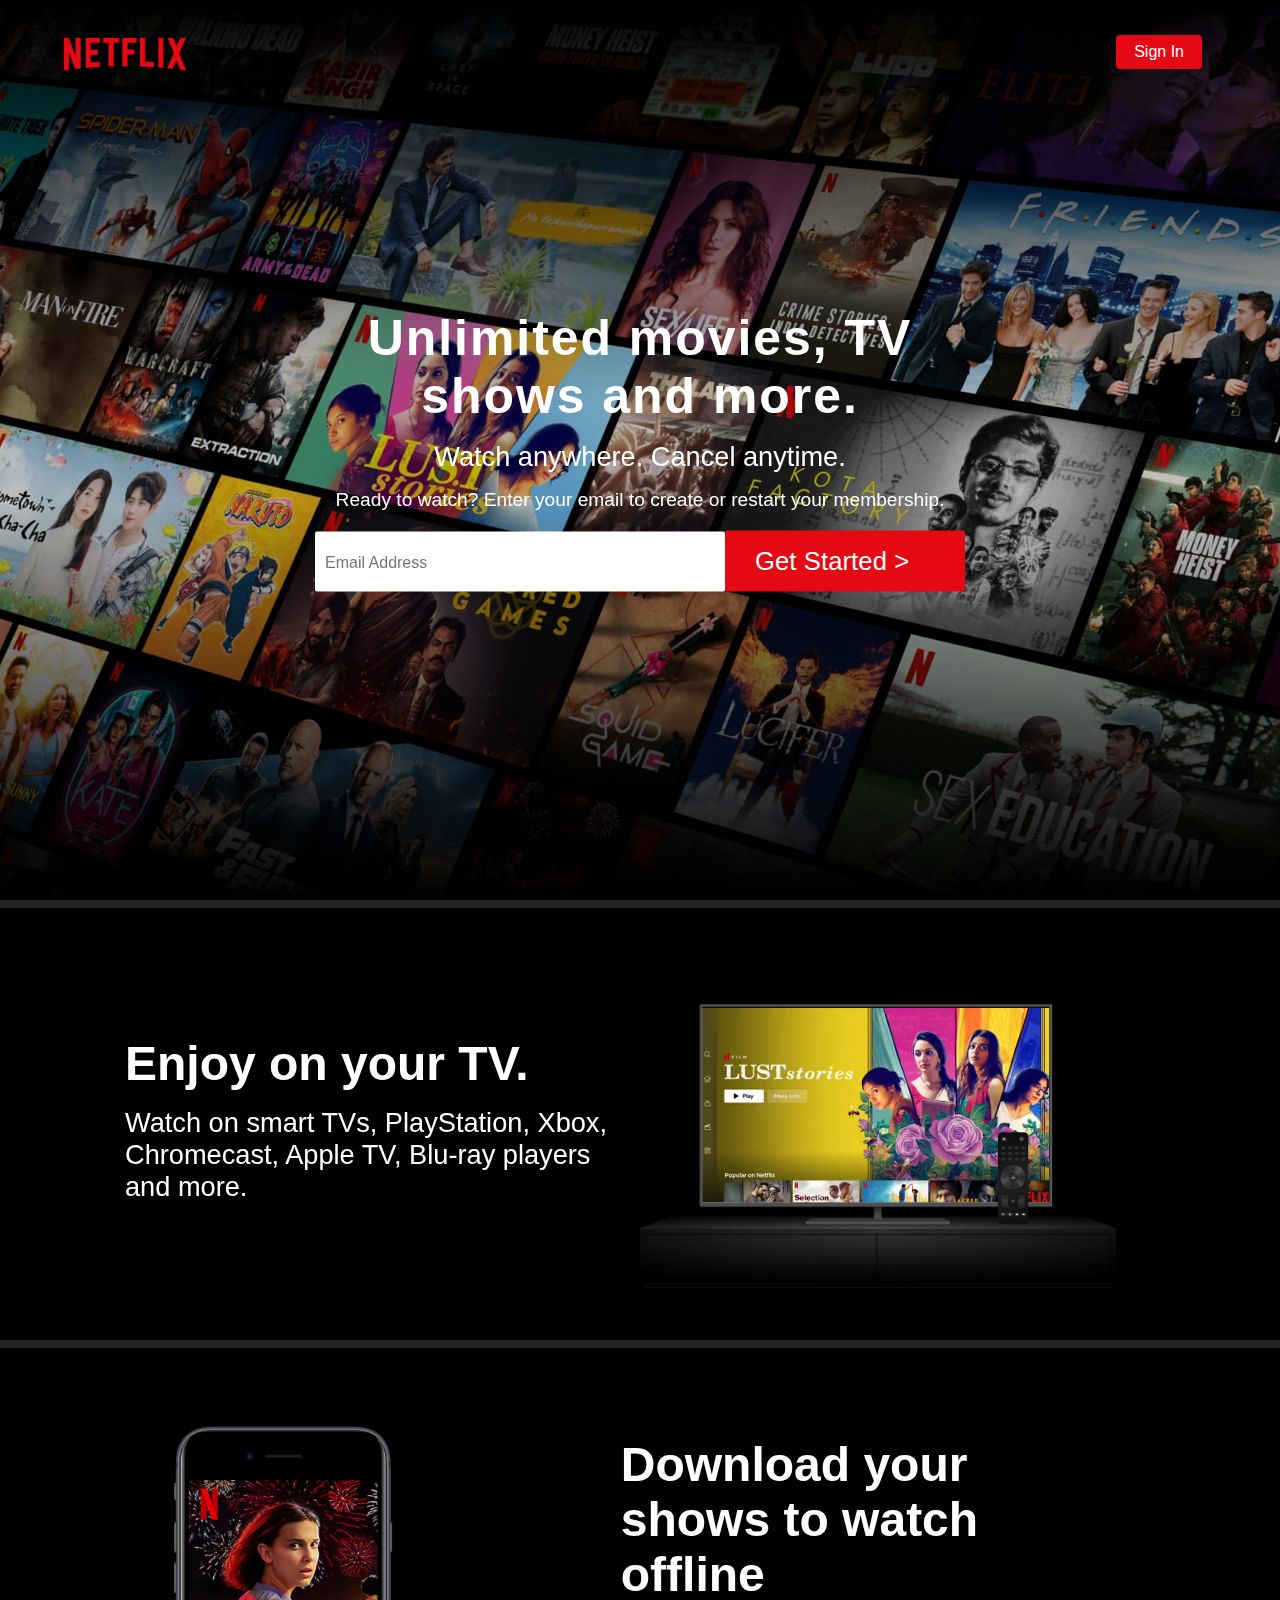
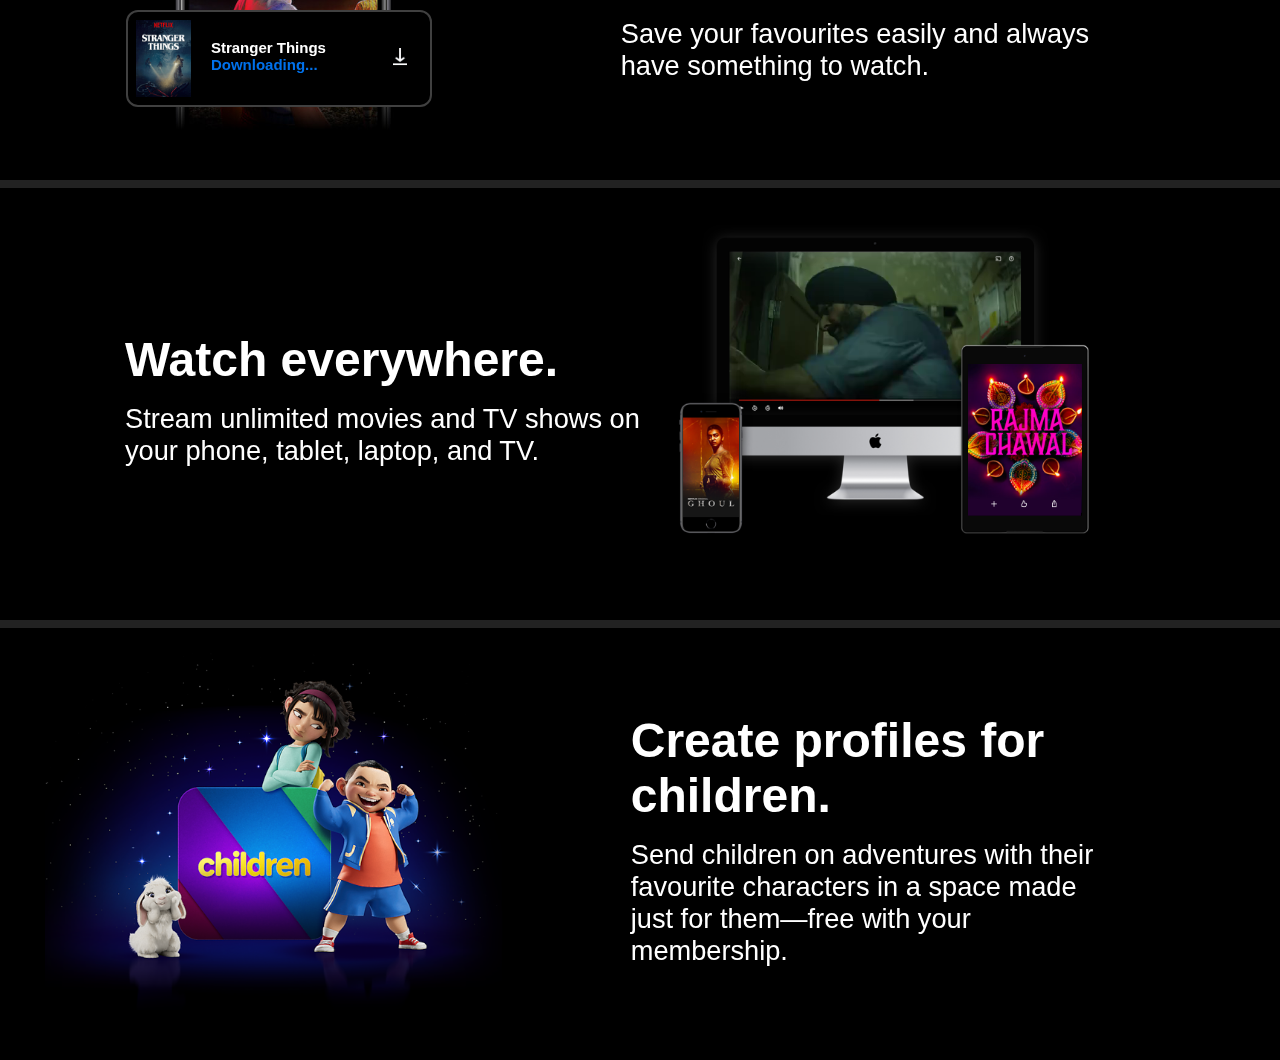
<file: index.html>
<!DOCTYPE html>
<html lang="en">
<head>
    <meta charset="UTF-8">
    <meta http-equiv="X-UA-Compatible" content="IE=edge">
    <meta name="viewport" content="width=device-width, initial-scale=1.0">
    <link rel="stylesheet" href="style.css">
    <link rel="shortcut icon" href="assets/Nicon.ico" >
    <title>Netflix India – Watch TV Shows Online, Watch Movies Online</title>
</head>
<body>
    <section class="container">
        <div class="head">
            <img src="assets/netflix-logo.png" alt="logo-error">
            <a href="https://www.netflix.com/in/login">Sign In</a>

        </div>

    </section>
    <section class="banner">
        <img src="assets/bg.jpg" alt="bg" class="fit">
        <div class="box">
            <div class="heading">
                <h1>Unlimited movies, TV shows and more.</h1>
                <h5>Watch anywhere. Cancel anytime.</h5>
                <p>Ready to watch? Enter your email to create or restart your membership.</p>

            </div>
            <div class="EMail">
                <input type="text" placeholder="Email Address">
                <a href="moviezone.html">Get Started > </a>

            </div>


        </div>

    </section>

    <section class="style-cards">
        <div class="card-1">
            <div class="desc-1">
                <h1>Enjoy on your TV.</h1>
                <p>Watch on smart TVs, PlayStation, Xbox, Chromecast, Apple TV, Blu-ray players and more.</p>


            </div>
            <img src="assets/tv.png" alt="tv-error">
            <video class="video-1" autoplay="" loop="" muted="">
                <source src="assets/card1video.m4v" type="video/mp4">
                
            </video>
        </div>

        <div class="card-2">
            <img src="assets/card2img.jpg" alt="card2imgerror">
            
            <div class="desc-2">
                <h1>Download your shows to watch offline</h1>
                <p>Save your favourites easily and always have something to watch.
                </p>
            </div>
            <div class="downloading">
                <img class="small" src="assets/card2imgsmall.png" alt="card2imgsmallerror">
                <h1>Stranger Things <span>Downloading...</span></h1>
                <span>
                    <img class="gif-icon" src="assets/download-icon.gif" alt="giferror">
                </span>
            </div>
          </div>

        <div class="card-3">
            <div class="desc-1">
                <h1>Watch everywhere.</h1>
                <p>Stream unlimited movies and TV shows on your phone, tablet, laptop, and TV.
                </p>
            </div>
            <img src="assets/tv2.png" alt="tv">
            <video class="video-3" autoplay="" loop="" muted="" >
                <source src="assets/card2video.m4v" type="video/mp4">
            </video>
          </div>


          <div class="card-4">
            <img src="assets/card4img.png" alt="card2imgerror">
            
            <div class="desc-4">
                <h1>Create profiles for children.</h1>
                <p>Send children on adventures with their favourite characters in a space made just for them—free with your membership.
                </p>
            </div>
          </div>    


    </section>
    
</body>
</html>
</file>
<file: style.css>
*{
    margin: 0px;
    padding: 0px;

}
body{
    font-family: Arial, Helvetica, sans-serif;/*body is not a class its a html element thay y we dnt use . */
    background-color: black;
}


.container .head{
    /* background-color: rgb(8, 8, 199); */
    position: absolute;
    width: 90%;
    left: 0px;
    top: 0px;
    /* right: 0px; */
    display: flex;
    justify-content: space-between; /*align item in centre*/
    align-items: center;
    padding: 10px 50px;
    z-index: 1000;/* to overlap two thinngs*/
}

.container .head a{
    text-decoration: none;
    background-color:#e50914;
    color: white;
    padding: 8px 18px;
    border-radius: 4px;
}
.container .head img{
    width: 13%;
}
.banner{
    width: 100%;/* set canvas heght and width otherwise coor will not display*/

    height: 100vh;
    
    /* position: relative;
    display: flex;
    justify-content: flex;
    align-items: center; */

}
.banner .fit{
    width: 100%;
    height: 100%;
    position: absolute;
    top: 0px;
    left: 0px;
    object-fit: cover;
}
.banner .box{
    position: absolute;
    left: 50%;
    top: 50%;
    transform: translate(-50%,-50%);
    z-index: 1000;

}
.banner .box .heading h1{
    color:white;
    font-size: 3.12em;
    letter-spacing: 2px;
    width: 90%;
}
.banner .box .heading h5{
    color: white;
    font-size: 1.7em;
    font-weight: 400;
    padding: 1rem;
}
.banner .box .heading p{
    color: white;
    font-size: 1.2em;
    font-weight: 300;
    padding-bottom: 20px;
}
.banner .box .heading{
    display: flex;
    flex-direction: column ;
    justify-content: center;
    align-items: center;
    text-align: center;

}
.banner .box .EMail input{
    height: 50px;
    min-width: 400px;
    align-items: center;
    outline: none;
    border: 1px #8c8c8c;
    color: black;
    font-size: 16px;
    border-radius: 2px;
    padding: 10px 10px 0 0 ;

}
.banner .box .EMail{
    display: flex;
    flex-direction: row ;
    justify-content: center;
    align-items: center;

}
.banner .box .EMail a{
    background-color: #e50914;
    padding: 0px 30px;
    text-decoration: none;
    color: white;
    font-size: 1.6rem;
    font-weight: 400;
    line-height: 61px;
    min-width: 180px;
    letter-spacing: 0.1px;
    border-radius: 2px;
}
.banner:before{
    content: '';
    position: absolute;
    top: 0;
    left: 0;
    width: 100%;
    height: 400px;
    z-index: 1;
    background: linear-gradient(to bottom,black,transparent);
}
.banner::after{
    content: '';
    position: absolute;
    bottom: 0;
    left: 0;
    width: 100%;
    height: 400px;
    z-index: 1;
    background: linear-gradient(to top,black,transparent);
}
.banner .box .EMail input::placeholder{
    position: absolute;
    top: 22px;
    left: 10px;
}
.card-1,
.card-2,
.card-3,
.card-4{
    border-top: 8px solid rgb(34,34,34);
    padding: 50px;
    color: #ffff;
}
.card-1,.card-3{
    position: relative;
    display: grid;
    grid-template-columns: 50% 40%;
    align-items: center;
    text-align: left;
    padding: 25px 45px 50px;
}

.desc-1{
    padding-left: 80px;
}

.style-cards h1{
    font-size: 3rem;
    padding: 1rem;
    padding-left: 0;
}

.style-cards p{
    font-size: 1.7rem;
    line-height: 2rem;
}

.card-1 .video-1{
    position: relative;
    grid-column: 2/2;
    grid-row: 1/2;
    z-index: -1;
    width: 77%;
    margin-left: 12%;
    box-sizing: content-box;
    max-width: 100%;
    height: auto;
}

.card-1 img{
    grid-column: 2/2;
    grid-row: 1/2;
    max-width: 100%;
    height: auto;
}

.card-3 .video-3{
    position: relative;
    grid-column: 2/2;
    grid-row: 1/2;
    z-index: -1;
    width: 62%;
    margin-left: 18%;
    margin-bottom: 28%;
    box-sizing: content-box;
    max-width: 100%;
    height: auto;

}
.card-3 img{
    grid-column: 2/2;
    grid-row: 1/2;
    max-width: 100%;
    height: auto;
}
.card-2, .card-4{
    position: relative;
    display: grid;
    grid-template-columns: 40% 50%;
    text-align: left;
    align-items: center;
    padding: 25px 45px 50px ;
}

.desc-2{
   padding-left: 70px;
   margin-left: 5%;
}
.desc-4{
    padding-left: 80px;
    margin-left: 5%;
 }
.card-2 img{
    max-width: 100%;
    grid-column: 1/2;
    grid-row: 1/2;
    
}
.card-4 img{
    max-width: 100%;
    grid-column: 1/2;
    grid-row: 1/2;
    
}
.card-2 .downloading{
    position: relative;
    background-color: black;
    display: flex;
    align-items: center;
    border: 2px solid rgb(64,64,64);
    border-radius: .75em;
    padding: 8px;
    justify-content: space-between;
    left: 17%;
    grid-column: 1/2;
    grid-row: 1/2;
    top: 30%;
    max-width: 60%;
}
.card-2 .downloading .small{
    width: 55px;
    max-width: 100;
}
.card-2 .downloading .gif-icon{
    width: 65px;
    max-width: 100;
}
.card-2 .downloading h1{
    font-size: 15px;
    padding-top: 10px;
    padding-left: 20px;
}
.card-2 .downloading span{
    font-family: Arial, Helvetica, sans-serif;
    color: #0071eb;
    
}
</file>
